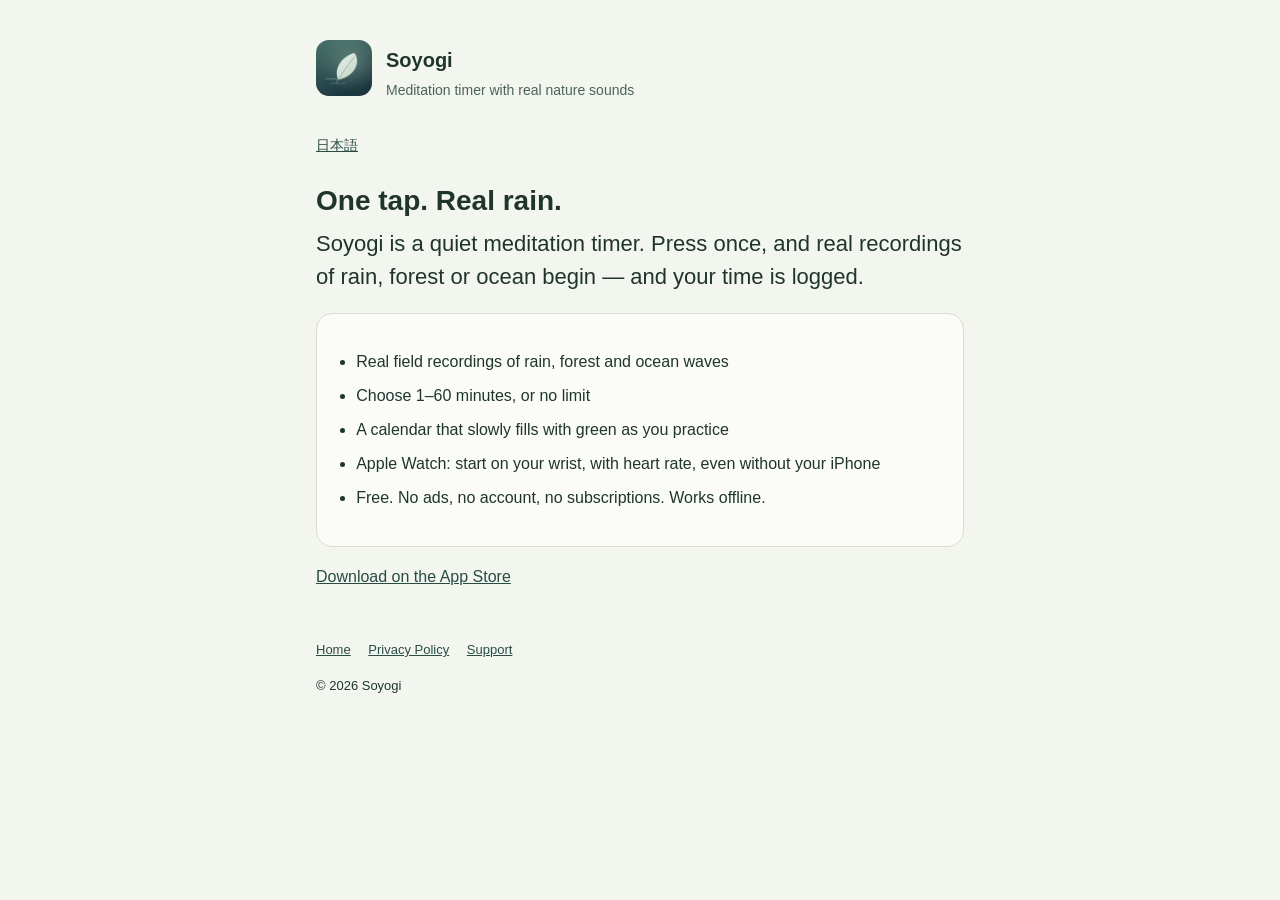
<file: index.html>
<!doctype html>
<html lang="en">
<head>
<meta charset="utf-8">
<meta name="viewport" content="width=device-width, initial-scale=1">
<title>Soyogi — Meditation Timer</title>
<meta name="description" content="Soyogi — a quiet meditation timer with real recordings of rain, forest and ocean.">
<link rel="icon" href="assets/icon.png">
<link rel="stylesheet" href="assets/style.css">
</head>
<body>
<main>
<header class="brand"><a href=""><img src="assets/icon.png" alt=""></a>
<div><div class="name"><a href="">Soyogi</a></div><div class="tag">Meditation timer with real nature sounds</div></div></header>
<nav class="lang"><a href="ja/">日本語</a></nav>
<h1>One tap. Real rain.</h1>
<p class="hero">Soyogi is a quiet meditation timer. Press once, and real recordings of rain, forest or ocean begin — and your time is logged.</p>
<div class="card"><ul class="features">
<li>Real field recordings of rain, forest and ocean waves</li>
<li>Choose 1–60 minutes, or no limit</li>
<li>A calendar that slowly fills with green as you practice</li>
<li>Apple Watch: start on your wrist, with heart rate, even without your iPhone</li>
<li>Free. No ads, no account, no subscriptions. Works offline.</li>
</ul></div>
<p><a href="https://apps.apple.com/app/id6838139659">Download on the App Store</a></p>

<footer>
<a href="">Home</a>
<a href="privacy.html">Privacy Policy</a>
<a href="support.html">Support</a>
<p>© 2026 Soyogi</p>
</footer>
</main>
</body>
</html>
</file>
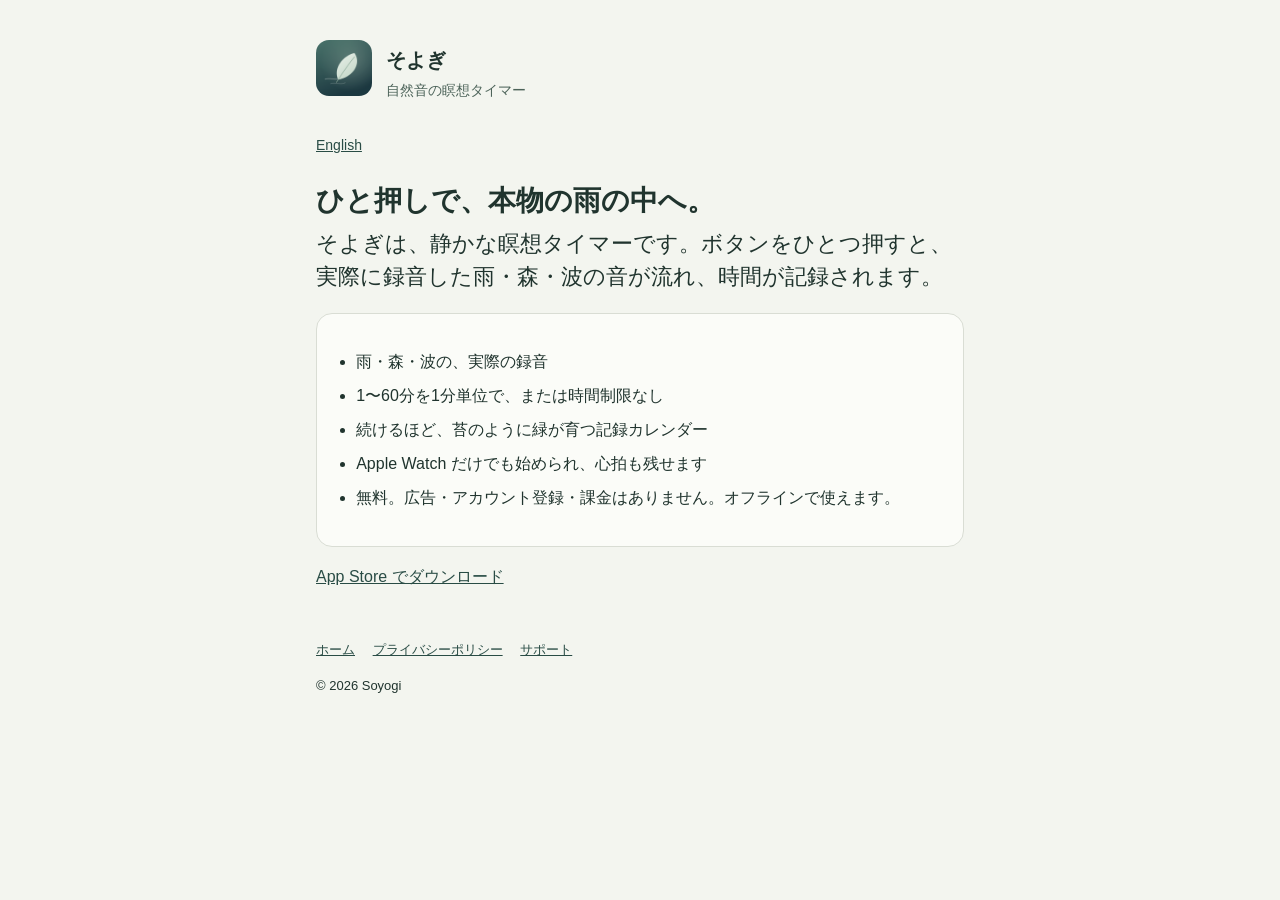
<file: ja/index.html>
<!doctype html>
<html lang="ja">
<head>
<meta charset="utf-8">
<meta name="viewport" content="width=device-width, initial-scale=1">
<title>そよぎ — 自然音の瞑想タイマー</title>
<meta name="description" content="そよぎ — 雨・森・波の実録音で、ひと押しで始める瞑想タイマー。">
<link rel="icon" href="../assets/icon.png">
<link rel="stylesheet" href="../assets/style.css">
</head>
<body>
<main>
<header class="brand"><a href="../ja/"><img src="../assets/icon.png" alt=""></a>
<div><div class="name"><a href="../ja/">そよぎ</a></div><div class="tag">自然音の瞑想タイマー</div></div></header>
<nav class="lang"><a href="../">English</a></nav>
<h1>ひと押しで、本物の雨の中へ。</h1>
<p class="hero">そよぎは、静かな瞑想タイマーです。ボタンをひとつ押すと、実際に録音した雨・森・波の音が流れ、時間が記録されます。</p>
<div class="card"><ul class="features">
<li>雨・森・波の、実際の録音</li>
<li>1〜60分を1分単位で、または時間制限なし</li>
<li>続けるほど、苔のように緑が育つ記録カレンダー</li>
<li>Apple Watch だけでも始められ、心拍も残せます</li>
<li>無料。広告・アカウント登録・課金はありません。オフラインで使えます。</li>
</ul></div>
<p><a href="https://apps.apple.com/app/id6838139659">App Store でダウンロード</a></p>

<footer>
<a href="../ja/">ホーム</a>
<a href="../ja/privacy.html">プライバシーポリシー</a>
<a href="../ja/support.html">サポート</a>
<p>© 2026 Soyogi</p>
</footer>
</main>
</body>
</html>
</file>
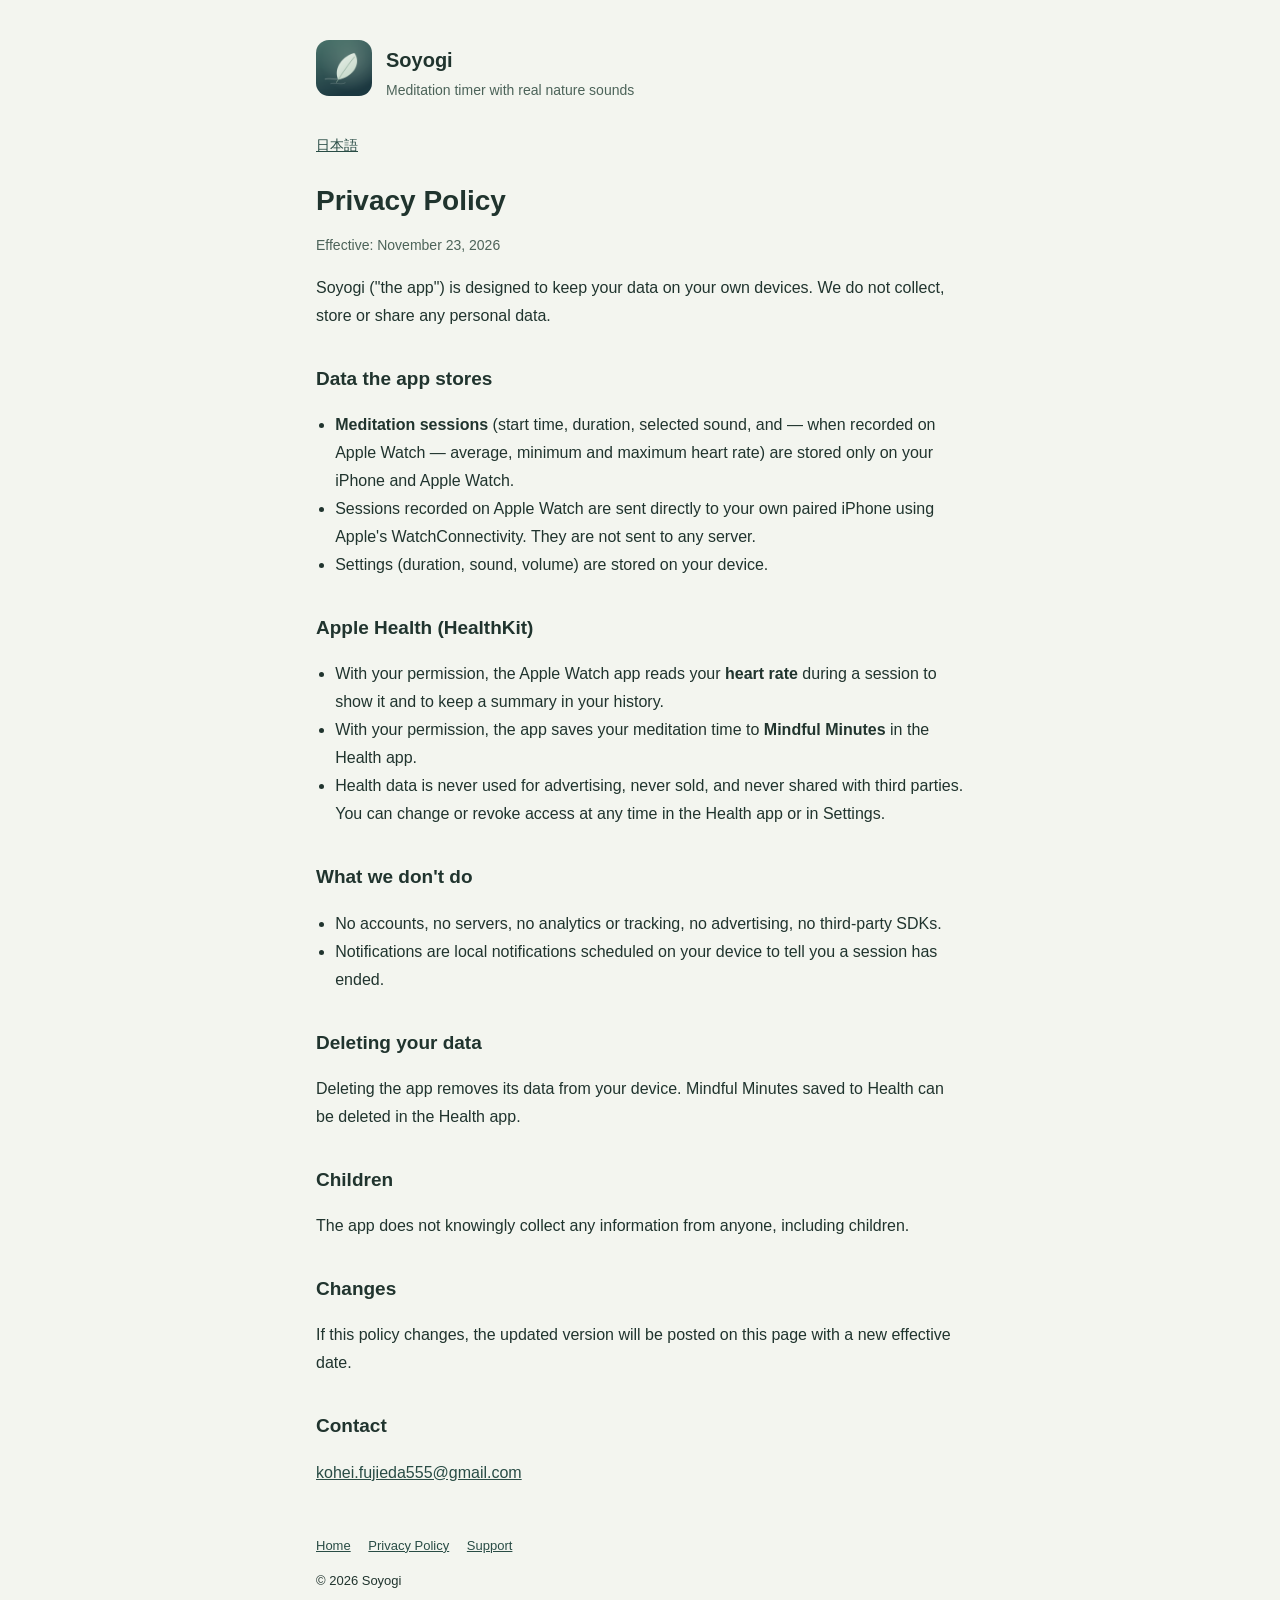
<file: privacy.html>
<!doctype html>
<html lang="en">
<head>
<meta charset="utf-8">
<meta name="viewport" content="width=device-width, initial-scale=1">
<title>Privacy Policy — Soyogi</title>
<meta name="description" content="Soyogi — a quiet meditation timer with real recordings of rain, forest and ocean.">
<link rel="icon" href="assets/icon.png">
<link rel="stylesheet" href="assets/style.css">
</head>
<body>
<main>
<header class="brand"><a href=""><img src="assets/icon.png" alt=""></a>
<div><div class="name"><a href="">Soyogi</a></div><div class="tag">Meditation timer with real nature sounds</div></div></header>
<nav class="lang"><a href="ja/privacy.html">日本語</a></nav>
<h1>Privacy Policy</h1>
<p class="muted">Effective: November 23, 2026</p>
<p>Soyogi ("the app") is designed to keep your data on your own devices. We do not collect, store or share any personal data.</p>
<h2>Data the app stores</h2>
<ul>
<li><strong>Meditation sessions</strong> (start time, duration, selected sound, and — when recorded on Apple Watch — average, minimum and maximum heart rate) are stored only on your iPhone and Apple Watch.</li>
<li>Sessions recorded on Apple Watch are sent directly to your own paired iPhone using Apple's WatchConnectivity. They are not sent to any server.</li>
<li>Settings (duration, sound, volume) are stored on your device.</li>
</ul>
<h2>Apple Health (HealthKit)</h2>
<ul>
<li>With your permission, the Apple Watch app reads your <strong>heart rate</strong> during a session to show it and to keep a summary in your history.</li>
<li>With your permission, the app saves your meditation time to <strong>Mindful Minutes</strong> in the Health app.</li>
<li>Health data is never used for advertising, never sold, and never shared with third parties. You can change or revoke access at any time in the Health app or in Settings.</li>
</ul>
<h2>What we don't do</h2>
<ul>
<li>No accounts, no servers, no analytics or tracking, no advertising, no third-party SDKs.</li>
<li>Notifications are local notifications scheduled on your device to tell you a session has ended.</li>
</ul>
<h2>Deleting your data</h2>
<p>Deleting the app removes its data from your device. Mindful Minutes saved to Health can be deleted in the Health app.</p>
<h2>Children</h2>
<p>The app does not knowingly collect any information from anyone, including children.</p>
<h2>Changes</h2>
<p>If this policy changes, the updated version will be posted on this page with a new effective date.</p>
<h2>Contact</h2>
<p><a href="mailto:kohei.fujieda555@gmail.com">kohei.fujieda555@gmail.com</a></p>

<footer>
<a href="">Home</a>
<a href="privacy.html">Privacy Policy</a>
<a href="support.html">Support</a>
<p>© 2026 Soyogi</p>
</footer>
</main>
</body>
</html>
</file>
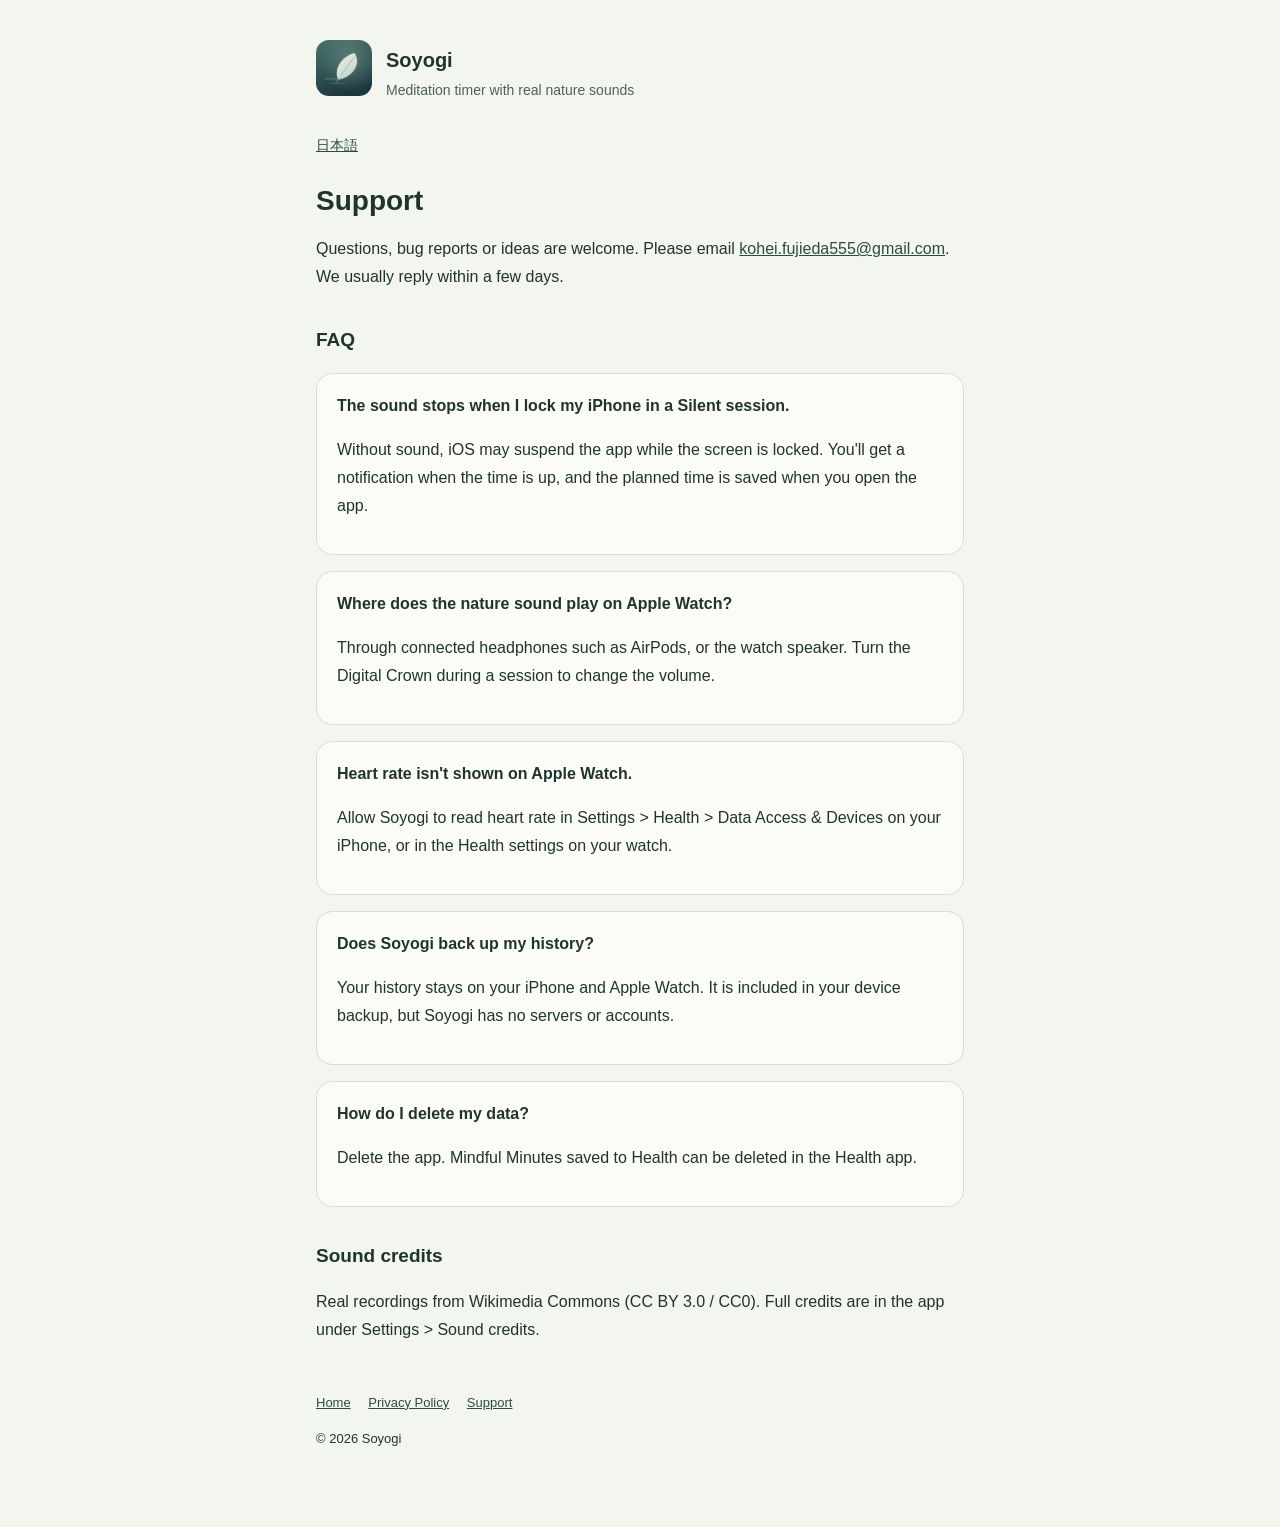
<file: support.html>
<!doctype html>
<html lang="en">
<head>
<meta charset="utf-8">
<meta name="viewport" content="width=device-width, initial-scale=1">
<title>Support — Soyogi</title>
<meta name="description" content="Soyogi — a quiet meditation timer with real recordings of rain, forest and ocean.">
<link rel="icon" href="assets/icon.png">
<link rel="stylesheet" href="assets/style.css">
</head>
<body>
<main>
<header class="brand"><a href=""><img src="assets/icon.png" alt=""></a>
<div><div class="name"><a href="">Soyogi</a></div><div class="tag">Meditation timer with real nature sounds</div></div></header>
<nav class="lang"><a href="ja/support.html">日本語</a></nav>
<h1>Support</h1>
<p>Questions, bug reports or ideas are welcome. Please email <a href="mailto:kohei.fujieda555@gmail.com">kohei.fujieda555@gmail.com</a>. We usually reply within a few days.</p>
<h2>FAQ</h2>
<div class="card"><strong>The sound stops when I lock my iPhone in a Silent session.</strong>
<p>Without sound, iOS may suspend the app while the screen is locked. You'll get a notification when the time is up, and the planned time is saved when you open the app.</p></div>
<div class="card"><strong>Where does the nature sound play on Apple Watch?</strong>
<p>Through connected headphones such as AirPods, or the watch speaker. Turn the Digital Crown during a session to change the volume.</p></div>
<div class="card"><strong>Heart rate isn't shown on Apple Watch.</strong>
<p>Allow Soyogi to read heart rate in Settings &gt; Health &gt; Data Access &amp; Devices on your iPhone, or in the Health settings on your watch.</p></div>
<div class="card"><strong>Does Soyogi back up my history?</strong>
<p>Your history stays on your iPhone and Apple Watch. It is included in your device backup, but Soyogi has no servers or accounts.</p></div>
<div class="card"><strong>How do I delete my data?</strong>
<p>Delete the app. Mindful Minutes saved to Health can be deleted in the Health app.</p></div>
<h2>Sound credits</h2>
<p>Real recordings from Wikimedia Commons (CC BY 3.0 / CC0). Full credits are in the app under Settings &gt; Sound credits.</p>

<footer>
<a href="">Home</a>
<a href="privacy.html">Privacy Policy</a>
<a href="support.html">Support</a>
<p>© 2026 Soyogi</p>
</footer>
</main>
</body>
</html>
</file>
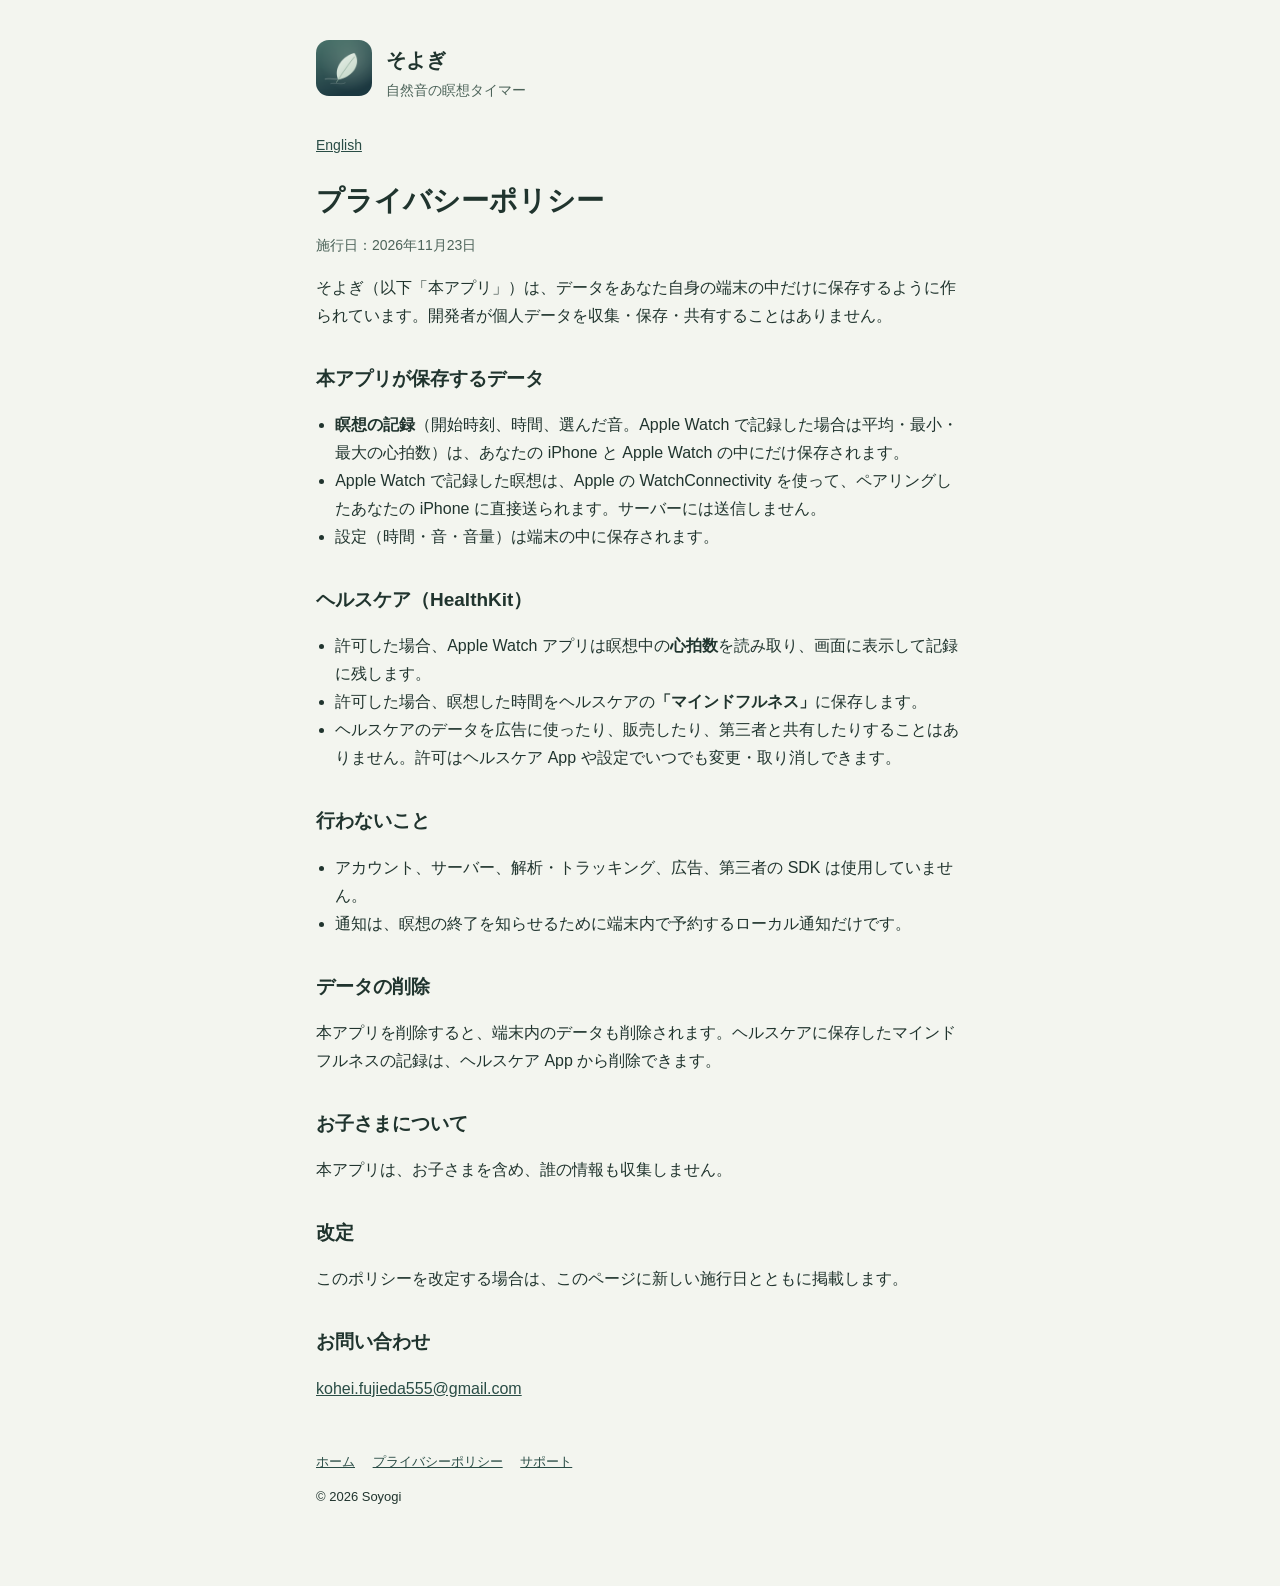
<file: ja/privacy.html>
<!doctype html>
<html lang="ja">
<head>
<meta charset="utf-8">
<meta name="viewport" content="width=device-width, initial-scale=1">
<title>プライバシーポリシー — そよぎ</title>
<meta name="description" content="そよぎ — 雨・森・波の実録音で、ひと押しで始める瞑想タイマー。">
<link rel="icon" href="../assets/icon.png">
<link rel="stylesheet" href="../assets/style.css">
</head>
<body>
<main>
<header class="brand"><a href="../ja/"><img src="../assets/icon.png" alt=""></a>
<div><div class="name"><a href="../ja/">そよぎ</a></div><div class="tag">自然音の瞑想タイマー</div></div></header>
<nav class="lang"><a href="../privacy.html">English</a></nav>
<h1>プライバシーポリシー</h1>
<p class="muted">施行日：2026年11月23日</p>
<p>そよぎ（以下「本アプリ」）は、データをあなた自身の端末の中だけに保存するように作られています。開発者が個人データを収集・保存・共有することはありません。</p>
<h2>本アプリが保存するデータ</h2>
<ul>
<li><strong>瞑想の記録</strong>（開始時刻、時間、選んだ音。Apple Watch で記録した場合は平均・最小・最大の心拍数）は、あなたの iPhone と Apple Watch の中にだけ保存されます。</li>
<li>Apple Watch で記録した瞑想は、Apple の WatchConnectivity を使って、ペアリングしたあなたの iPhone に直接送られます。サーバーには送信しません。</li>
<li>設定（時間・音・音量）は端末の中に保存されます。</li>
</ul>
<h2>ヘルスケア（HealthKit）</h2>
<ul>
<li>許可した場合、Apple Watch アプリは瞑想中の<strong>心拍数</strong>を読み取り、画面に表示して記録に残します。</li>
<li>許可した場合、瞑想した時間をヘルスケアの<strong>「マインドフルネス」</strong>に保存します。</li>
<li>ヘルスケアのデータを広告に使ったり、販売したり、第三者と共有したりすることはありません。許可はヘルスケア App や設定でいつでも変更・取り消しできます。</li>
</ul>
<h2>行わないこと</h2>
<ul>
<li>アカウント、サーバー、解析・トラッキング、広告、第三者の SDK は使用していません。</li>
<li>通知は、瞑想の終了を知らせるために端末内で予約するローカル通知だけです。</li>
</ul>
<h2>データの削除</h2>
<p>本アプリを削除すると、端末内のデータも削除されます。ヘルスケアに保存したマインドフルネスの記録は、ヘルスケア App から削除できます。</p>
<h2>お子さまについて</h2>
<p>本アプリは、お子さまを含め、誰の情報も収集しません。</p>
<h2>改定</h2>
<p>このポリシーを改定する場合は、このページに新しい施行日とともに掲載します。</p>
<h2>お問い合わせ</h2>
<p><a href="mailto:kohei.fujieda555@gmail.com">kohei.fujieda555@gmail.com</a></p>

<footer>
<a href="../ja/">ホーム</a>
<a href="../ja/privacy.html">プライバシーポリシー</a>
<a href="../ja/support.html">サポート</a>
<p>© 2026 Soyogi</p>
</footer>
</main>
</body>
</html>
</file>
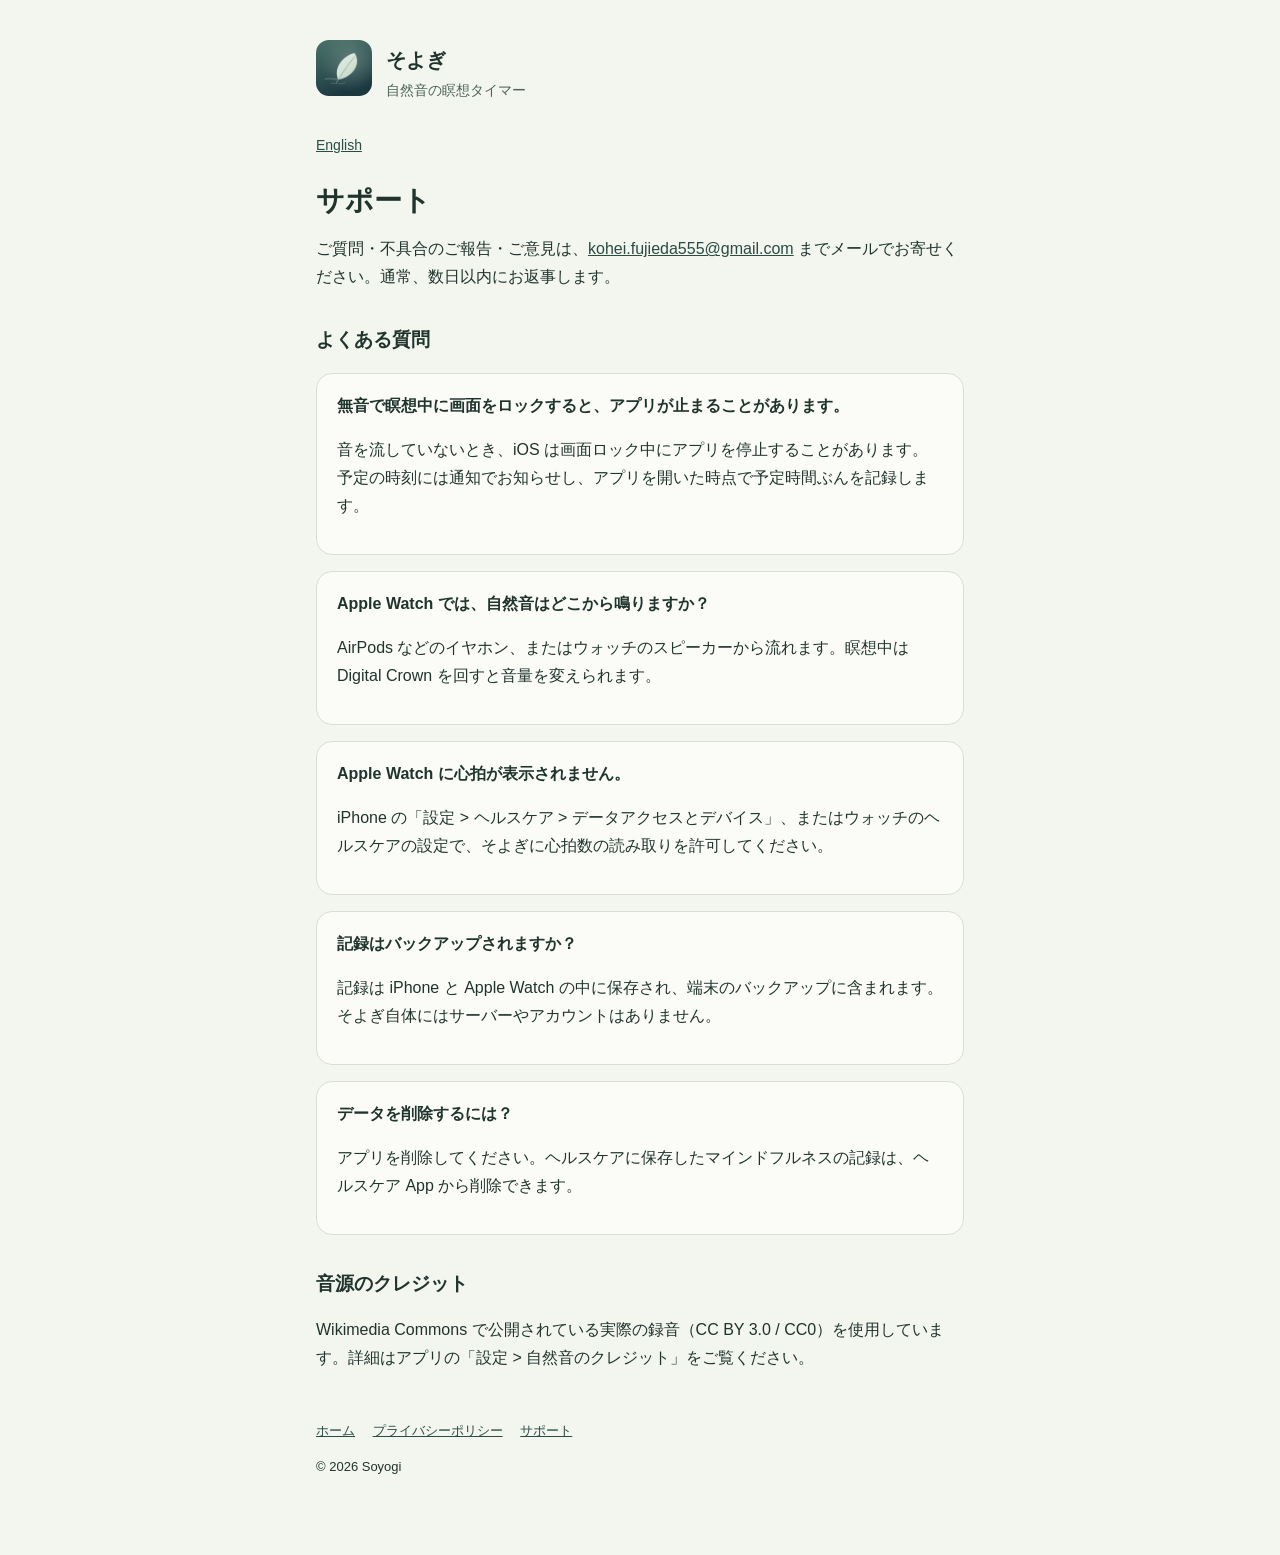
<file: ja/support.html>
<!doctype html>
<html lang="ja">
<head>
<meta charset="utf-8">
<meta name="viewport" content="width=device-width, initial-scale=1">
<title>サポート — そよぎ</title>
<meta name="description" content="そよぎ — 雨・森・波の実録音で、ひと押しで始める瞑想タイマー。">
<link rel="icon" href="../assets/icon.png">
<link rel="stylesheet" href="../assets/style.css">
</head>
<body>
<main>
<header class="brand"><a href="../ja/"><img src="../assets/icon.png" alt=""></a>
<div><div class="name"><a href="../ja/">そよぎ</a></div><div class="tag">自然音の瞑想タイマー</div></div></header>
<nav class="lang"><a href="../support.html">English</a></nav>
<h1>サポート</h1>
<p>ご質問・不具合のご報告・ご意見は、<a href="mailto:kohei.fujieda555@gmail.com">kohei.fujieda555@gmail.com</a> までメールでお寄せください。通常、数日以内にお返事します。</p>
<h2>よくある質問</h2>
<div class="card"><strong>無音で瞑想中に画面をロックすると、アプリが止まることがあります。</strong>
<p>音を流していないとき、iOS は画面ロック中にアプリを停止することがあります。予定の時刻には通知でお知らせし、アプリを開いた時点で予定時間ぶんを記録します。</p></div>
<div class="card"><strong>Apple Watch では、自然音はどこから鳴りますか？</strong>
<p>AirPods などのイヤホン、またはウォッチのスピーカーから流れます。瞑想中は Digital Crown を回すと音量を変えられます。</p></div>
<div class="card"><strong>Apple Watch に心拍が表示されません。</strong>
<p>iPhone の「設定 &gt; ヘルスケア &gt; データアクセスとデバイス」、またはウォッチのヘルスケアの設定で、そよぎに心拍数の読み取りを許可してください。</p></div>
<div class="card"><strong>記録はバックアップされますか？</strong>
<p>記録は iPhone と Apple Watch の中に保存され、端末のバックアップに含まれます。そよぎ自体にはサーバーやアカウントはありません。</p></div>
<div class="card"><strong>データを削除するには？</strong>
<p>アプリを削除してください。ヘルスケアに保存したマインドフルネスの記録は、ヘルスケア App から削除できます。</p></div>
<h2>音源のクレジット</h2>
<p>Wikimedia Commons で公開されている実際の録音（CC BY 3.0 / CC0）を使用しています。詳細はアプリの「設定 &gt; 自然音のクレジット」をご覧ください。</p>

<footer>
<a href="../ja/">ホーム</a>
<a href="../ja/privacy.html">プライバシーポリシー</a>
<a href="../ja/support.html">サポート</a>
<p>© 2026 Soyogi</p>
</footer>
</main>
</body>
</html>
</file>
<file: assets/style.css>
:root {
  --bg: #F3F5EF;
  --surface: #FBFCF8;
  --border: #D9DDD4;
  --text: #20342E;
  --muted: #4C6359;
  --accent: #294C45;
  --accent-soft: #AFC8B3;
}
@media (prefers-color-scheme: dark) {
  :root {
    --bg: #111D1A;
    --surface: #1B2B27;
    --border: #2C3F3A;
    --text: #E8F0E8;
    --muted: #B5C7BC;
    --accent: #AFC8B3;
    --accent-soft: #3E6A5F;
  }
}
* { box-sizing: border-box; }
html { -webkit-text-size-adjust: 100%; }
body {
  margin: 0;
  background: var(--bg);
  color: var(--text);
  font: 16px/1.75 -apple-system, BlinkMacSystemFont, "Hiragino Sans", "Hiragino Kaku Gothic ProN", "Segoe UI", sans-serif;
}
main { max-width: 680px; margin: 0 auto; padding: 40px 16px 64px; }
header.brand { display: flex; align-items: center; gap: 14px; margin-bottom: 28px; }
header.brand img { width: 56px; height: 56px; border-radius: 13px; }
header.brand a { color: inherit; text-decoration: none; }
header.brand .name { font-size: 20px; font-weight: 600; }
header.brand .tag { font-size: 14px; color: var(--muted); }
h1 { font-size: 28px; line-height: 1.35; margin: 0 0 8px; font-weight: 600; }
h2 { font-size: 19px; margin: 32px 0 8px; font-weight: 600; }
p, li { color: var(--text); }
.muted { color: var(--muted); font-size: 14px; }
.card { background: var(--surface); border: 1px solid var(--border); border-radius: 16px; padding: 18px 20px; margin: 16px 0; }
ul { padding-left: 1.2em; }
a { color: var(--accent); }
nav.lang { font-size: 14px; margin-bottom: 24px; }
nav.lang a { margin-right: 12px; }
footer { margin-top: 48px; font-size: 13px; color: var(--muted); }
footer a { margin-right: 14px; }
.hero { font-size: 22px; line-height: 1.5; margin: 8px 0 20px; }
.features li { margin: 6px 0; }
</file>
